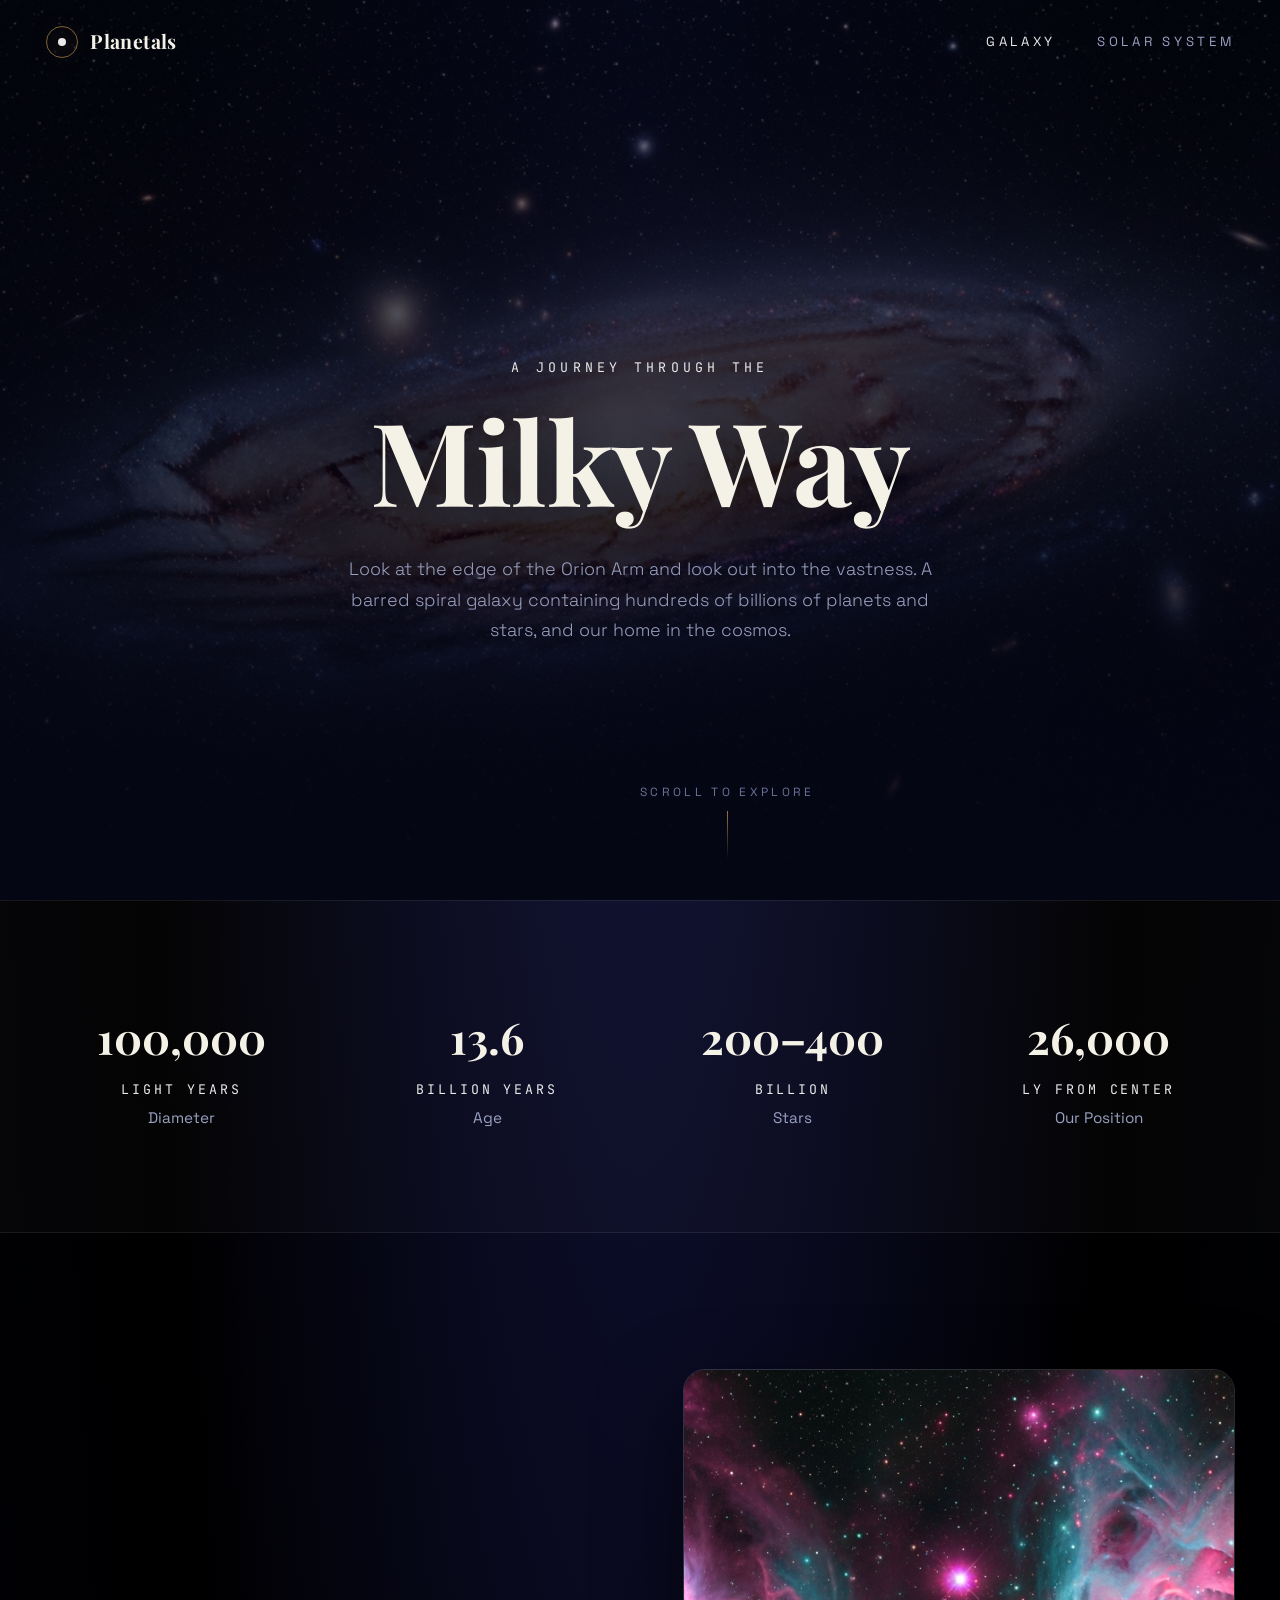
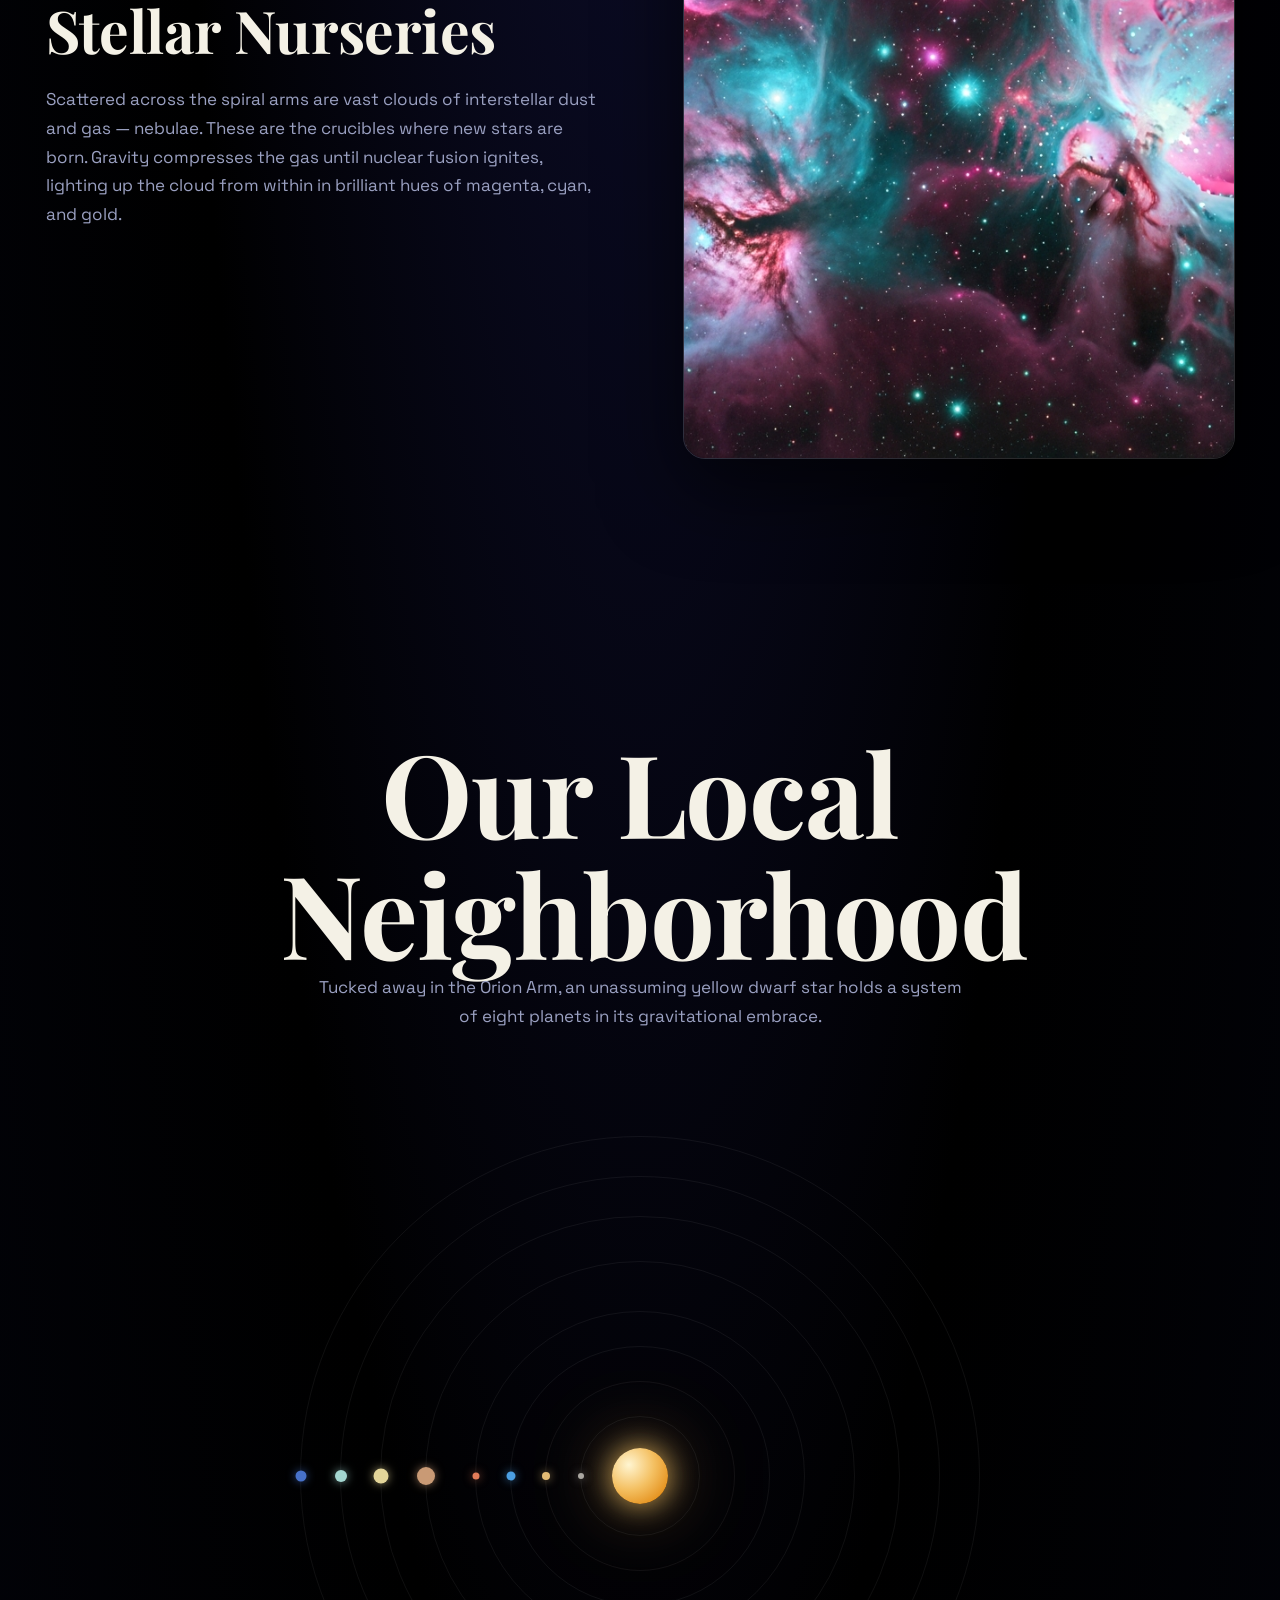
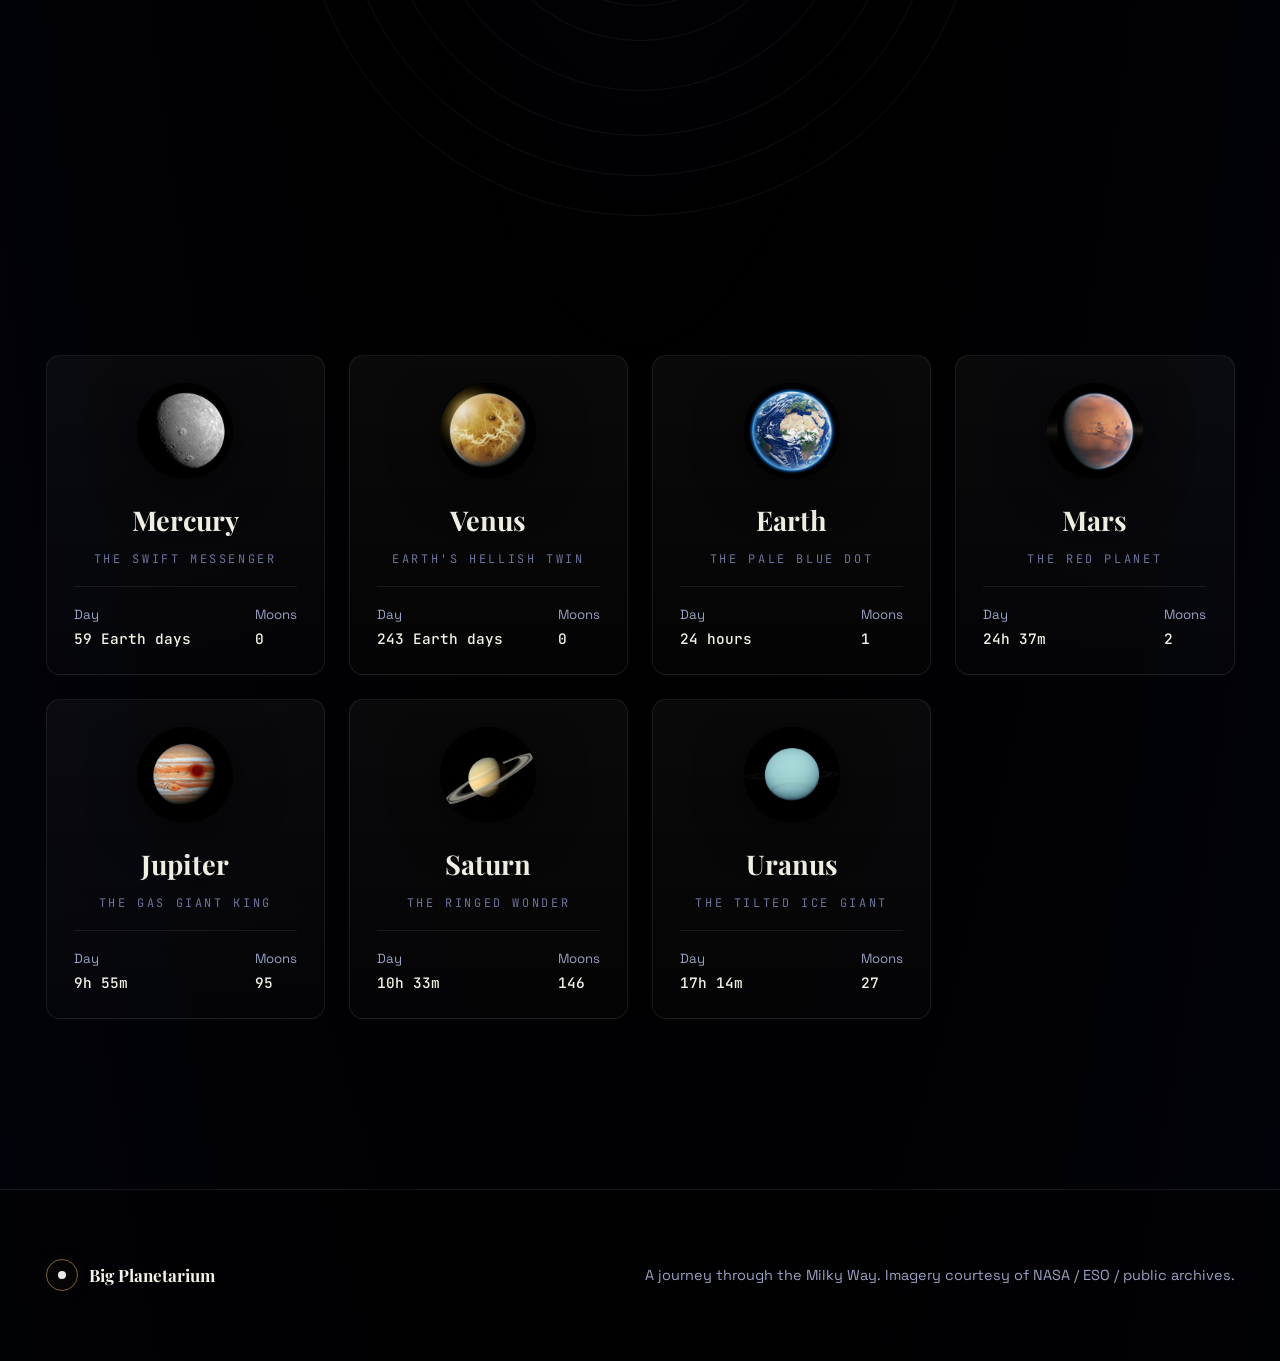
<file: index.html>
<!DOCTYPE html>
<html lang="en">
<head>
  <meta charset="UTF-8" />
  <meta name="viewport" content="width=device-width, initial-scale=1.0" />
  <title>Planetals</title>
  <meta name="description" content="Explore the Milky Way galaxy, our solar system, and the cosmos in this interactive planetarium experience." />
  <link rel="preconnect" href="https://fonts.googleapis.com">
  <link rel="preconnect" href="https://fonts.gstatic.com" crossorigin>
  <link href="https://fonts.googleapis.com/css2?family=Playfair+Display:ital,wght@0,400;0,600;0,700;1,400&family=Space+Grotesk:wght@300;400;500;600;700&family=JetBrains+Mono:wght@400;500&display=swap" rel="stylesheet">
  <link rel="stylesheet" href="styles.css" />
</head>
<body>

  <header class="site-header" id="siteHeader">
    <div class="container header-inner">
      <a href="index.html" class="logo">
        <span class="logo-mark"><span class="logo-dot"></span></span>
        <span class="logo-text">Planetals</span>
      </a>
      <nav class="primary-nav">
        <a href="index.html" class="nav-link active">Galaxy</a>
        <a href="#solar-system" class="nav-link">Solar System</a>
      </nav>
    </div>
  </header>

  <main>

    <!-- Hero Section: This is the main banner area at the top of the page -->
<section class="hero">
  <!-- Background container (holds the image and overlay) -->
  <div class="hero-bg">
    <!-- Main background image of the Milky Way -->
    <!-- The image must exist in the "images" folder for it to show -->
    <img src="images/milky-way-hero.png" alt="Milky Way Galaxy" />

    <!-- Overlay layer (usually used for darkening/light effects over the image) -->
    <!-- This helps text stand out on top of the image -->
    <div class="hero-overlay"></div>
  </div>
  <!-- Content container (text inside the hero section) -->
  <div class="container hero-content">
    <!-- Small heading / intro text -->
    <!-- "reveal" class is likely used for animation (e.g., fade-in) -->
    <p class="eyebrow reveal">A Journey Through the</p>

    <!-- Main title -->
    <!-- "display" is usually for large text styling -->
    <!-- data-delay is likely used in JavaScript to delay animations -->
    <h1 class="display reveal" data-delay="120">Milky Way</h1>
    <!-- Description paragraph -->
    <!-- Also animated with a delay -->
    <p class="hero-lede reveal" data-delay="280">
      Look at the edge of the Orion Arm and look out into the vastness.
      A barred spiral galaxy containing hundreds of billions of planets and stars,
      and our home in the cosmos.
    </p>
  </div>

  <!-- Scroll indicator at the bottom of the hero -->
  <!-- Tells users to scroll down -->
  <div class="scroll-cue reveal" data-delay="800">

    <!-- Text for scroll hint -->
    <span>Scroll to explore</span>

    <!-- Visual line/animation (styled with CSS) -->
    <div class="scroll-line"></div>
  </div>

</section>
    <!-- STATS -->
    <section class="stats">
      <div class="container stats-grid">
        <div class="stat reveal">
          <div class="stat-value">100,000</div>
          <div class="stat-suffix">Light Years</div>
          <div class="stat-label">Diameter</div>
        </div>
        <div class="stat reveal" data-delay="100">
          <div class="stat-value">13.6</div>
          <div class="stat-suffix">Billion Years</div>
          <div class="stat-label">Age</div>
        </div>
        <div class="stat reveal" data-delay="200">
          <div class="stat-value">200–400</div>
          <div class="stat-suffix">Billion</div>
          <div class="stat-label">Stars</div>
        </div>
        <div class="stat reveal" data-delay="300">
          <div class="stat-value">26,000</div>
          <div class="stat-suffix">LY from Center</div>
          <div class="stat-label">Our Position</div>
        </div>
      </div>
    </section>
    

    <!-- NEBULAE -->
    <section class="split-section">
      <div class="container split reverse">
        <div class="split-media reveal">
          <div class="media-frame tall">
            <img src="images/nebula.png" alt="Stellar Nebula" />
          </div>
        </div>
        <div class="split-text reveal" data-delay="150">
          <h2 class="display-md">Stellar Nurseries</h2>
          <p class="lede">
            Scattered across the spiral arms are vast clouds of interstellar
            dust and gas — nebulae. These are the crucibles where new stars
            are born. Gravity compresses the gas until nuclear fusion ignites,
            lighting up the cloud from within in brilliant hues of magenta,
            cyan, and gold.
          </p>
        </div>
      </div>
    </section>

    

    <section id="solar-system" class="solar-section">
      <div class="container">
        <div class="section-head center reveal">
          <h2 class="display">Our Local Neighborhood</h2>
          <p class="lede center">
            Tucked away in the Orion Arm, an unassuming yellow dwarf star holds
            a system of eight planets in its gravitational embrace.
          </p>
        </div>

        <div class="orrery-wrap reveal" data-delay="100">
          <div class="orrery" id="orrery">
            <div class="sun" aria-label="The Sun"></div>
       
          </div>
        </div>

        <div class="planet-grid" id="planetGrid">
          <!-- Planet cards will be injected here by JavaScript -->
        </div>
      </div>
    </section>
  </main>

  <footer class="site-footer">
    <div class="container footer-inner">
      <div class="footer-logo">
        <span class="logo-mark"><span class="logo-dot"></span></span>
        <span>Big Planetarium</span>
      </div>
      <p class="muted small">
        A journey through the Milky Way. Imagery courtesy of NASA / ESO / public archives.
      </p>
    </div>
  </footer>

  <script src="planets.js"></script>
  <script src="script.js"></script>
</body>
</html>
</file>
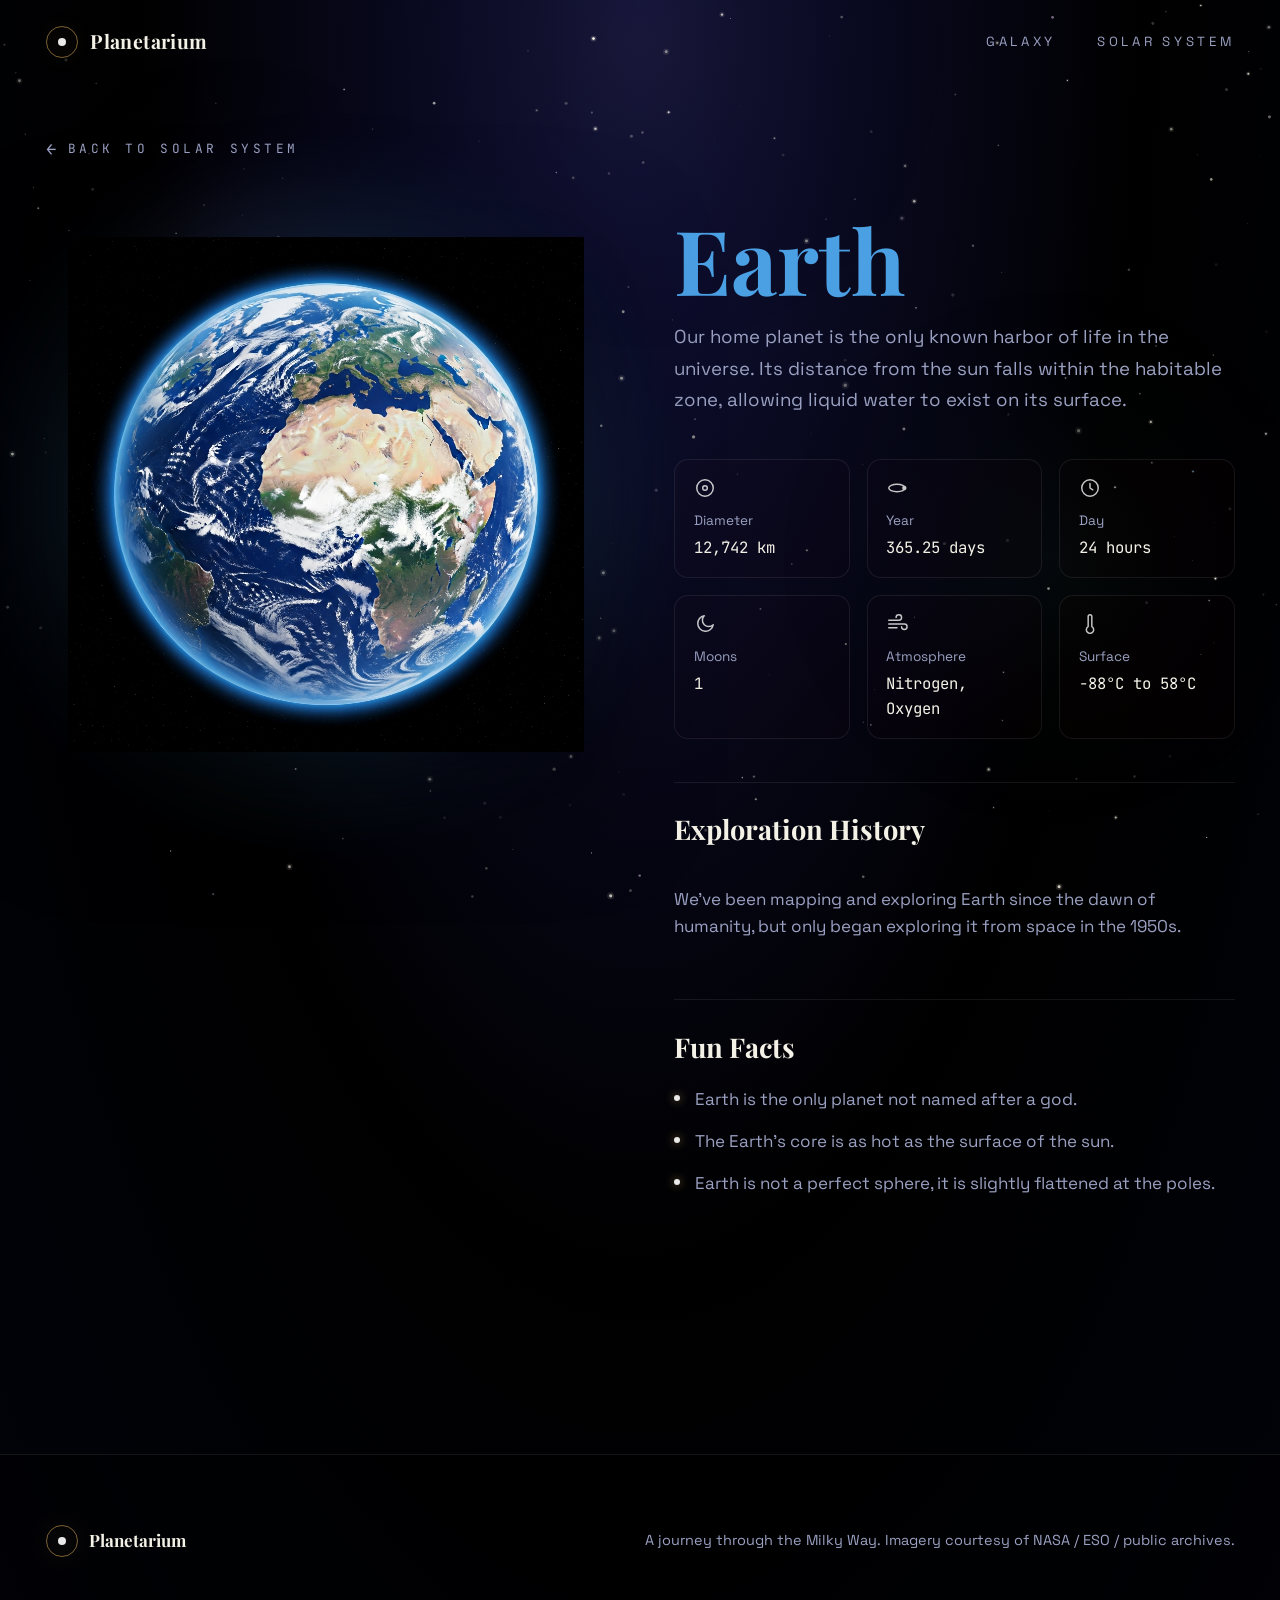
<file: planet.html>
<!DOCTYPE html>
<html lang="en">
<head>
  <meta charset="UTF-8" />
  <meta name="viewport" content="width=device-width, initial-scale=1.0" />
  <title>Planet — Big Planetarium</title>
  <meta name="description" content="Detailed profile of a planet in our solar system." />
  <link rel="preconnect" href="https://fonts.googleapis.com">
  <link rel="preconnect" href="https://fonts.gstatic.com" crossorigin>
  <link href="https://fonts.googleapis.com/css2?family=Playfair+Display:ital,wght@0,400;0,600;0,700;1,400&family=Space+Grotesk:wght@300;400;500;600;700&family=JetBrains+Mono:wght@400;500&display=swap" rel="stylesheet">
  <link rel="stylesheet" href="styles.css" />
</head>
<body class="planet-page">
  <canvas id="starfield" aria-hidden="true"></canvas>

  <header class="site-header" id="siteHeader">
    <div class="container header-inner">
      <a href="index.html" class="logo">
        <span class="logo-mark"><span class="logo-dot"></span></span>
        <span class="logo-text">Planetarium</span>
      </a>
      <nav class="primary-nav">
        <a href="index.html" class="nav-link">Galaxy</a>
        <a href="index.html#solar-system" class="nav-link">Solar System</a>
      </nav>
    </div>
  </header>

  <main class="container planet-main">
    <a href="index.html#solar-system" class="back-link">
      <span class="arrow">←</span> Back to Solar System
    </a>

    <div class="planet-hero" id="planetHero">
      <!-- injected by JS -->
    </div>
  </main>

  <footer class="site-footer">
    <div class="container footer-inner">
      <div class="footer-logo">
        <span class="logo-mark"><span class="logo-dot"></span></span>
        <span>Planetarium</span>
      </div>
      <p class="muted small">
        A journey through the Milky Way. Imagery courtesy of NASA / ESO / public archives.
      </p>
    </div>
  </footer>

  <script src="planets.js"></script>
  <script src="script.js"></script>
</body>
</html>
</file>
<file: styles.css>
/* ============================================================
   COSMIC ATLAS — A Journey Through the Milky Way
   Vanilla CSS — deep cosmic theme
   ============================================================ */

:root {
  --bg: #000000;
  --bg-2: #44619ea1;
  --bg-3: #81bebb;
  --surface: rgba(105, 26, 26, 0.03);
  --surface-2: rgba(255, 255, 255, 0.06);
  --border: rgba(255, 255, 255, 0.08);
  --border-strong: rgba(255, 255, 255, 0.16);

  --text: #f4f1e6;
  --text-muted: #9aa0c1;
  --text-dim: #6b7299;

  --gold: #e9e9e9;          /* starlight gold */
  --gold-soft: #f4c06233;
  --magenta: #d96bff;       /* nebula magenta */
  --cyan: #6be3ff;          /* nebula cyan */
  --indigo: #4d4ad0;

  --primary: var(--gold);
  --primary-glow: 0 0 24px rgba(244, 192, 98, 0.55);

  --serif: 'Playfair Display', Georgia, serif;
  --sans: 'Space Grotesk', system-ui, -apple-system, sans-serif;
  --mono: 'JetBrains Mono', ui-monospace, Menlo, monospace;

  --radius-sm: 8px;
  --radius: 14px;
  --radius-lg: 22px;

  --container: 1240px;
  --gutter: 1.5rem;
}

/* ============================================================
   BASE
   ============================================================ */

*, *::before, *::after { box-sizing: border-box; }

html { scroll-behavior: smooth; }

html, body {
  margin: 0;
  padding: 0;
  background: radial-gradient(ellipse at top, #11123a 0%, var(--bg) 55%, #02030a 100%);
  color: var(--text);
  font-family: var(--sans);
  font-size: 17px;
  line-height: 1.6;
  -webkit-font-smoothing: antialiased;
  text-rendering: optimizeLegibility;
  overflow-x: hidden;
  min-height: 100%;
}

img { max-width: 100%; display: block; }

a { color: inherit; text-decoration: none; }

/* Persistent starfield canvas */
#starfield {
  position: fixed;
  inset: 0;
  width: 100%;
  height: 100%;
  pointer-events: none;
  z-index: 0;
}

main, header, footer { position: relative; z-index: 1; }

.container {
  width: 100%;
  max-width: var(--container);
  margin: 0 auto;
  padding: 0 var(--gutter);
}

.container.narrow { max-width: 960px; }


.display, .display-md, .display-sm {
  font-family: var(--serif);
  font-weight: 700;
  line-height: 1.05;
  letter-spacing: -0.01em;
  margin: 0;
  color: var(--text);
}

.display { font-size: clamp(3rem, 9vw, 7.5rem); }
.display-md { font-size: clamp(2rem, 4.6vw, 3.5rem); }
.display-sm { font-size: clamp(1.5rem, 2.8vw, 2.2rem); }

.eyebrow {
  font-family: var(--mono);
  text-transform: uppercase;
  letter-spacing: 0.32em;
  font-size: 0.78rem;
  color: var(--gold);
  margin: 0 0 1.25rem;
}

.kicker {
  font-family: var(--mono);
  text-transform: uppercase;
  letter-spacing: 0.28em;
  color: var(--gold);
  font-size: 0.95rem;
  font-weight: 500;
  margin: 0;
}

.lede {
  font-size: clamp(1rem, 1.2vw, 1.18rem);
  color: var(--text-muted);
  line-height: 1.7;
  margin: 0;
  max-width: 60ch;
}

.lede.center { margin: 0 auto; }

.muted { color: var(--text-muted); }
.small { font-size: 0.85rem; }


.site-header {
  position: fixed;
  top: 0; left: 0; right: 0;
  z-index: 50;
  padding: 1.5rem 0;
  background: transparent;
  transition: background 0.4s ease, padding 0.4s ease, border-color 0.4s ease;
  border-bottom: 1px solid transparent;
}

.site-header.scrolled {
  background: rgba(5, 6, 20, 0.78);
  backdrop-filter: blur(14px);
  -webkit-backdrop-filter: blur(14px);
  padding: 0.95rem 0;
  border-bottom-color: var(--border);
}

.header-inner {
  display: flex;
  align-items: center;
  justify-content: space-between;
  gap: 2rem;
}

.logo {
  display: inline-flex;
  align-items: center;
  gap: 0.75rem;
  font-family: var(--serif);
  font-size: 1.15rem;
  font-weight: 700;
  letter-spacing: 0.02em;
}

.logo-mark {
  width: 32px; height: 32px;
  border-radius: 50%;
  border: 1px solid rgba(244, 192, 98, 0.5);
  display: inline-flex;
  align-items: center;
  justify-content: center;
  transition: background 0.3s ease;
}
.logo:hover .logo-mark { background: rgba(244, 192, 98, 0.08); }
.logo-dot {
  width: 8px; height: 8px;
  border-radius: 50%;
  background: var(--gold);
  box-shadow: var(--primary-glow);
}

.primary-nav {
  display: flex;
  gap: 2.4rem;
}

.nav-link {
  font-family: var(--sans);
  font-size: 0.78rem;
  letter-spacing: 0.28em;
  text-transform: uppercase;
  color: var(--text-muted);
  transition: color 0.25s ease;
}
.nav-link:hover { color: var(--gold); }
.nav-link.active { color: var(--gold); }

@media (max-width: 640px) {
  .primary-nav { gap: 1.4rem; }
  .nav-link { font-size: 0.7rem; letter-spacing: 0.22em; }
}



.hero {
  position: relative;
  min-height: 100vh;
  display: flex;
  align-items: center;
  justify-content: center;
  overflow: hidden;
  padding-top: 6rem;
}

.hero-bg {
  position: absolute;
  inset: 0;
  z-index: 0;
}
.hero-bg img {
  width: 100%; height: 100%;
  object-fit: cover;
  opacity: 0.65;
  transform: scale(1.05);
  animation: heroDrift 40s ease-in-out infinite alternate;
}

@keyframes heroDrift {
  0%   { transform: scale(1.05) translate(0, 0); }
  100% { transform: scale(1.12) translate(-2%, -1.5%); }
}

.hero-overlay {
  position: absolute; inset: 0;
  background: linear-gradient(
    to bottom,
    rgba(5, 6, 20, 0.4) 0%,
    rgba(5, 6, 20, 0.65) 50%,
    rgba(5, 6, 20, 1) 100%
  );
}

.hero-content {
  position: relative;
  text-align: center;
  z-index: 2;
}

.hero-content .display {
  text-shadow: 0 4px 60px rgba(0, 0, 0, 0.6);
  margin-bottom: 2rem;
}

.hero-lede {
  font-size: clamp(1.05rem, 1.3vw, 1.25rem);
  color: var(--text-muted);
  max-width: 620px;
  margin: 0 auto;
  font-weight: 300;
  line-height: 1.7;
}

.scroll-cue {
  position: absolute;
  bottom: 2.4rem;
  left: 50%;
  transform: translateX(-50%);
  display: flex;
  flex-direction: column;
  align-items: center;
  gap: 0.6rem;
  color: var(--text-dim);
  z-index: 2;
}
.scroll-cue span {
  font-size: 0.7rem;
  text-transform: uppercase;
  letter-spacing: 0.28em;
}
.scroll-line {
  width: 1px;
  height: 48px;
  background: linear-gradient(to bottom, rgba(244, 192, 98, 0.6), transparent);
  animation: scrollPulse 2.4s ease-in-out infinite;
}
@keyframes scrollPulse {
  0%, 100% { opacity: 0.4; transform: scaleY(1); }
  50%      { opacity: 1;   transform: scaleY(1.2); }
}

/* ============================================================
   STATS
   ============================================================ */

.stats {
  padding: 6rem 0;
  border-top: 1px solid var(--border);
  border-bottom: 1px solid var(--border);
  background: rgba(255, 255, 255, 0.015);
}
.stats-grid {
  display: grid;
  grid-template-columns: repeat(4, minmax(0, 1fr));
  gap: 2rem;
  text-align: center;
}
.stat-value {
  font-family: var(--serif);
  font-size: clamp(2rem, 3.4vw, 3rem);
  font-weight: 700;
  color: var(--text);
  margin-bottom: 0.4rem;
}
.stat-suffix {
  font-family: var(--mono);
  color: var(--gold);
  font-size: 0.78rem;
  text-transform: uppercase;
  letter-spacing: 0.22em;
  margin-bottom: 0.3rem;
}
.stat-label {
  color: var(--text-muted);
  font-size: 0.9rem;
}
@media (max-width: 720px) {
  .stats-grid { grid-template-columns: repeat(2, 1fr); gap: 2.5rem 1.5rem; }
}

/* ============================================================
   SPLIT SECTIONS (image + text)
   ============================================================ */

.split-section { padding: 8rem 0; }
.split {
  display: grid;
  grid-template-columns: 1fr 1fr;
  gap: 5rem;
  align-items: center;
}
.split.reverse { direction: rtl; }
.split.reverse > * { direction: ltr; }

@media (max-width: 960px) {
  .split { grid-template-columns: 1fr; gap: 3rem; }
  .split.reverse { direction: ltr; }
}

.media-frame {
  position: relative;
  width: 100%;
  aspect-ratio: 16 / 10;
  border-radius: var(--radius-lg);
  overflow: hidden;
  border: 1px solid var(--border-strong);
  box-shadow: 0 30px 80px rgba(0, 0, 0, 0.6),
              0 0 80px rgba(217, 107, 255, 0.08) inset;
}
.media-frame.tall { aspect-ratio: 4 / 5; }
.media-frame img {
  width: 100%; height: 100%;
  object-fit: cover;
}
.media-fade {
  position: absolute; inset: 0;
  background: linear-gradient(to top, rgba(5, 6, 20, 0.85), transparent 50%);
}

.split-text { display: flex; flex-direction: column; gap: 1.4rem; }

/* ============================================================
   VIDEO
   ============================================================ */

.video-section { padding: 6rem 0; }
.video-section.subtle { background: rgba(0, 0, 0, 0.35); }

.section-head {
  margin-bottom: 3rem;
}
.section-head.center {
  text-align: center;
  max-width: 720px;
  margin-left: auto;
  margin-right: auto;
  margin-bottom: 5rem;
}
.section-head .muted { margin-top: 0.75rem; }

.video-frame {
  position: relative;
  width: 100%;
  aspect-ratio: 16 / 9;
  border-radius: var(--radius);
  overflow: hidden;
  border: 1px solid var(--border-strong);
  box-shadow: 0 0 80px rgba(0, 0, 0, 0.6);
}
.video-frame iframe {
  position: absolute; inset: 0;
  width: 100%; height: 100%;
  border: 0;
}

/* ============================================================
   ORRERY (animated solar system)
   ============================================================ */

.solar-section { padding: 8rem 0 10rem; position: relative; }

.orrery-wrap {
  display: flex;
  justify-content: center;
  margin-bottom: 7rem;
}

.orrery {
  position: relative;
  width: min(720px, 92vw);
  aspect-ratio: 1 / 1;
  display: flex;
  align-items: center;
  justify-content: center;
}

.sun {
  position: absolute;
  width: 56px; height: 56px;
  border-radius: 50%;
  background: radial-gradient(circle at 30% 30%, #fff5d1 0%, #f4c062 45%, #e0840a 90%);
  box-shadow:
    0 0 30px rgba(244, 192, 98, 0.9),
    0 0 80px rgba(244, 192, 98, 0.45),
    0 0 160px rgba(244, 192, 98, 0.18);
  z-index: 5;
  animation: sunPulse 4s ease-in-out infinite;
}
@keyframes sunPulse {
  0%, 100% { box-shadow: 0 0 30px rgba(244,192,98,.9), 0 0 80px rgba(244,192,98,.45), 0 0 160px rgba(244,192,98,.18); }
  50%      { box-shadow: 0 0 36px rgba(244,192,98,1),  0 0 100px rgba(244,192,98,.55), 0 0 200px rgba(244,192,98,.22); }
}

.orbit {
  position: absolute;
  border-radius: 50%;
  border: 1px solid rgba(255, 255, 255, 0.06);
  top: 50%; left: 50%;
  transform: translate(-50%, -50%);
  pointer-events: none;
}

.orbit-spinner {
  position: absolute;
  inset: 0;
  animation-name: spin;
  animation-timing-function: linear;
  animation-iteration-count: infinite;
  pointer-events: none;
}

.planet-dot {
  position: absolute;
  top: 50%;
  left: 0;
  border-radius: 50%;
  transform: translate(-50%, -50%);
  pointer-events: auto;
  cursor: pointer;
  transition: transform 0.25s ease, filter 0.25s ease;
}
.planet-dot:hover {
  transform: translate(-50%, -50%) scale(1.5);
  filter: brightness(1.3);
}

@keyframes spin {
  from { transform: rotate(0deg); }
  to   { transform: rotate(360deg); }
}

/* ============================================================
   PLANET GRID
   ============================================================ */

.planet-grid {
  display: grid;
  grid-template-columns: repeat(4, minmax(0, 1fr));
  gap: 1.4rem;
}
@media (max-width: 1100px) { .planet-grid { grid-template-columns: repeat(3, 1fr); } }
@media (max-width: 800px)  { .planet-grid { grid-template-columns: repeat(2, 1fr); } }
@media (max-width: 480px)  { .planet-grid { grid-template-columns: 1fr; } }

.planet-card {
  position: relative;
  display: flex;
  flex-direction: column;
  padding: 1.6rem 1.6rem 1.4rem;
  border-radius: var(--radius);
  background: linear-gradient(180deg, rgba(255,255,255,0.04), rgba(255,255,255,0.015));
  border: 1px solid var(--border);
  overflow: hidden;
  cursor: pointer;
  transition: transform 0.4s cubic-bezier(.2,.7,.2,1),
              border-color 0.3s ease,
              box-shadow 0.4s ease;
  isolation: isolate;
  min-height: 280px;
}
.planet-card::before {
  content: "";
  position: absolute;
  inset: -1px;
  background: radial-gradient(80% 60% at 50% 0%, var(--accent, #fff)11, transparent 70%);
  opacity: 0;
  transition: opacity 0.4s ease;
  z-index: -1;
}
.planet-card:hover {
  transform: translateY(-6px);
  border-color: var(--border-strong);
  box-shadow: 0 30px 60px rgba(0,0,0,0.45);
}
.planet-card:hover::before { opacity: 1; }

.planet-card-img {
  width: 96px; height: 96px;
  margin: 0 auto 1.2rem;
  border-radius: 50%;
  position: relative;
}
.planet-card-img::after {
  content: "";
  position: absolute;
  inset: -18px;
  border-radius: 50%;
  background: radial-gradient(circle, var(--accent, #fff)22 0%, transparent 70%);
  z-index: -1;
}
.planet-card-img img {
  width: 100%; height: 100%;
  object-fit: cover;
  border-radius: 50%;
  filter: drop-shadow(0 10px 24px rgba(0,0,0,.5));
}

.planet-card-name {
  font-family: var(--serif);
  font-size: 1.6rem;
  font-weight: 700;
  text-align: center;
  margin: 0 0 0.4rem;
}
.planet-card-tagline {
  font-family: var(--mono);
  font-size: 0.7rem;
  letter-spacing: 0.22em;
  text-transform: uppercase;
  color: var(--text-dim);
  text-align: center;
  margin: 0 0 1rem;
}
.planet-card-meta {
  margin-top: auto;
  display: flex;
  justify-content: space-between;
  border-top: 1px solid var(--border);
  padding-top: 1rem;
  font-size: 0.78rem;
  color: var(--text-muted);
}
.planet-card-meta strong {
  display: block;
  color: var(--text);
  font-family: var(--mono);
  font-weight: 500;
  font-size: 0.85rem;
  margin-top: 2px;
}

/* ============================================================
   PLANET PAGE
   ============================================================ */

.planet-main {
  padding-top: 8rem;
  padding-bottom: 8rem;
  min-height: 100vh;
}

.back-link {
  display: inline-flex;
  align-items: center;
  gap: 0.5rem;
  font-family: var(--mono);
  font-size: 0.75rem;
  letter-spacing: 0.28em;
  text-transform: uppercase;
  color: var(--text-muted);
  margin-bottom: 3rem;
  transition: color 0.25s ease;
}
.back-link:hover { color: var(--text); }
.back-link .arrow { font-size: 1rem; }

.planet-hero-grid {
  display: grid;
  grid-template-columns: 1fr 1fr;
  gap: 4rem;
  align-items: start;
}
@media (max-width: 960px) {
  .planet-hero-grid { grid-template-columns: 1fr; gap: 3rem; }
}

.planet-art {
  position: relative;
  aspect-ratio: 1 / 1;
  max-width: 600px;
  margin: 0 auto;
  width: 100%;
  display: flex;
  align-items: center;
  justify-content: center;
}
.planet-art-glow {
  position: absolute;
  inset: 10%;
  border-radius: 50%;
  filter: blur(80px);
  opacity: 0.45;
}
.planet-art img {
  position: relative;
  width: 92%; height: 92%;
  object-fit: contain;
  filter: drop-shadow(0 30px 60px rgba(0,0,0,.6));
  animation: planetFloat 8s ease-in-out infinite alternate;
}
@keyframes planetFloat {
  from { transform: translateY(-6px); }
  to   { transform: translateY(6px); }
}

.planet-info { display: flex; flex-direction: column; gap: 2.5rem; }

.planet-title {
  font-family: var(--serif);
  font-weight: 700;
  font-size: clamp(3rem, 7vw, 5.4rem);
  line-height: 1;
  margin: 0 0 1rem;
}

.planet-description {
  color: var(--text-muted);
  font-size: 1.1rem;
  line-height: 1.7;
  margin: 0;
}

.planet-stats {
  display: grid;
  grid-template-columns: repeat(3, 1fr);
  gap: 1rem;
}
@media (max-width: 540px) {
  .planet-stats { grid-template-columns: repeat(2, 1fr); }
}

.planet-stat {
  background: var(--surface);
  border: 1px solid var(--border);
  border-radius: var(--radius);
  padding: 1rem 1.1rem;
}
.planet-stat-icon {
  width: 22px; height: 22px;
  margin-bottom: 0.65rem;
  color: var(--gold);
  opacity: 0.85;
}
.planet-stat-label {
  color: var(--text-muted);
  font-size: 0.8rem;
  margin-bottom: 0.2rem;
}
.planet-stat-value {
  font-family: var(--mono);
  font-size: 0.92rem;
  color: var(--text);
}

.planet-block {
  border-top: 1px solid var(--border);
  padding-top: 1.5rem;
  display: flex;
  flex-direction: column;
  gap: 1rem;
}
.planet-block h3 {
  font-family: var(--serif);
  font-size: 1.6rem;
  font-weight: 700;
  margin: 0;
}
.fun-fact-list {
  list-style: none;
  padding: 0;
  margin: 0;
  display: flex;
  flex-direction: column;
  gap: 0.85rem;
}
.fun-fact-list li {
  display: flex;
  gap: 0.9rem;
  align-items: flex-start;
  color: var(--text-muted);
}
.fun-fact-list li::before {
  content: "";
  width: 6px; height: 6px;
  margin-top: 9px;
  border-radius: 50%;
  background: var(--gold);
  flex-shrink: 0;
  box-shadow: 0 0 10px rgba(244, 192, 98, 0.6);
}

.planet-nav {
  border-top: 1px solid var(--border);
  padding-top: 2rem;
  display: flex;
  justify-content: space-between;
  align-items: center;
  gap: 1rem;
}
.nav-pill {
  display: flex;
  align-items: center;
  gap: 1rem;
  cursor: pointer;
  transition: color 0.25s ease;
}
.nav-pill .label {
  font-family: var(--mono);
  text-transform: uppercase;
  letter-spacing: 0.2em;
  font-size: 0.7rem;
  color: var(--text-muted);
  margin-bottom: 0.2rem;
}
.nav-pill .name {
  font-family: var(--serif);
  font-size: 1.25rem;
}
.nav-pill .chev {
  width: 44px; height: 44px;
  border-radius: 50%;
  border: 1px solid var(--border);
  display: inline-flex;
  align-items: center;
  justify-content: center;
  transition: background 0.25s ease, border-color 0.25s ease;
  color: var(--text-muted);
}
.nav-pill:hover .chev {
  background: rgba(255,255,255,0.05);
  border-color: var(--border-strong);
  color: var(--text);
}
.nav-pill:hover .name { color: var(--gold); }
.nav-pill.right { text-align: right; }

/* ============================================================
   FOOTER
   ============================================================ */

.site-footer {
  padding: 3.5rem 0;
  border-top: 1px solid var(--border);
  background: rgba(0, 0, 0, 0.4);
}
.footer-inner {
  display: flex;
  justify-content: space-between;
  align-items: center;
  gap: 1.5rem;
  flex-wrap: wrap;
}
.footer-logo {
  display: inline-flex;
  align-items: center;
  gap: 0.7rem;
  font-family: var(--serif);
  font-weight: 700;
}

/* ============================================================
   SCROLL REVEAL
   ============================================================ */

.reveal {
  opacity: 0;
  transform: translateY(28px);
  transition: opacity 0.9s cubic-bezier(.2,.7,.2,1),
              transform 0.9s cubic-bezier(.2,.7,.2,1);
}
.reveal.is-visible {
  opacity: 1;
  transform: none;
}

/* ============================================================
   UTIL
   ============================================================ */

::selection { background: rgba(244, 192, 98, 0.3); color: #fff; }

@media (prefers-reduced-motion: reduce) {
  *, *::before, *::after {
    animation-duration: 0.001ms !important;
    transition-duration: 0.001ms !important;
  }
}
</file>
